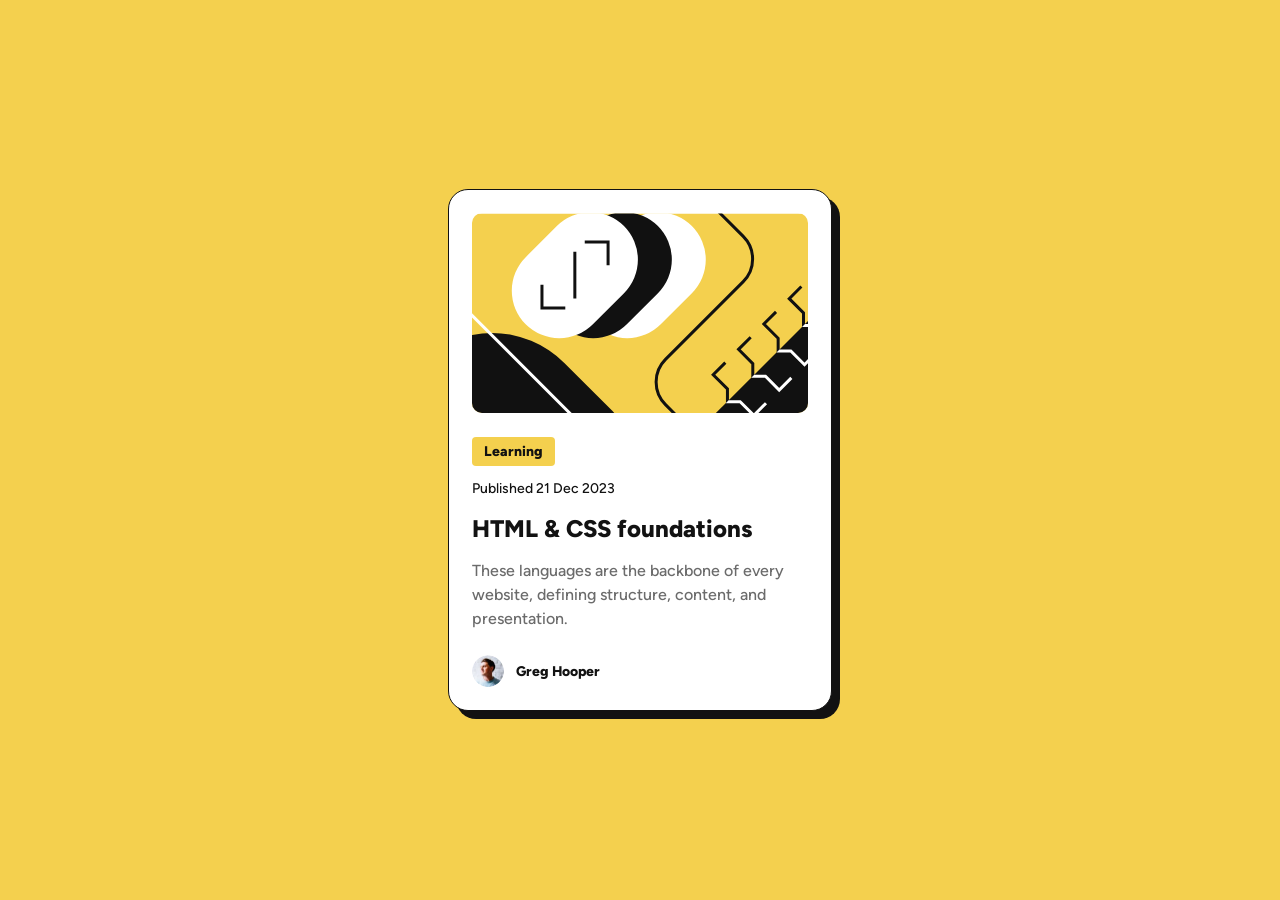
<file: frontend-mentor/blog-preview/index.html>
<!DOCTYPE html>
<html lang="en">
<head>
  <meta charset="UTF-8">
  <meta name="viewport" content="width=device-width, initial-scale=1.0">
  <title>Frontend Mentor | Blog preview card</title>
  <link rel="icon" type="image/png" sizes="32x32" href="./assets/images/favicon-32x32.png">
  <link rel="preload" href="./assets/fonts/static/Figtree-Medium.ttf" as="font" type="font/ttf" crossorigin>
  <link rel="preload" href="./assets/fonts/static/Figtree-ExtraBold.ttf" as="font" type="font/ttf" crossorigin>
  <link rel="stylesheet" href="./css/style.css">
</head>
<body>
  <main class="card">
    <img class="card__image" src="./assets/images/illustration-article.svg" alt="">
    <div class="card__content">
      <span class="card__category">Learning</span>
      <span class="card__date">Published <time datetime="2023-12-21">21 Dec 2023</time></span>
      <h1 class="card__title"><a class="card__link" href="#">HTML &amp; CSS foundations</a></h1>
      <p class="card__description">These languages are the backbone of every website, defining structure, content, and presentation.</p>
    </div>
    <div class="author">
      <img class="author__avatar" src="./assets/images/image-avatar.webp" alt="" width="64" height="65">
      <span class="author__name">Greg Hooper</span>
    </div>
  </main>
</body>
</html>
</file>
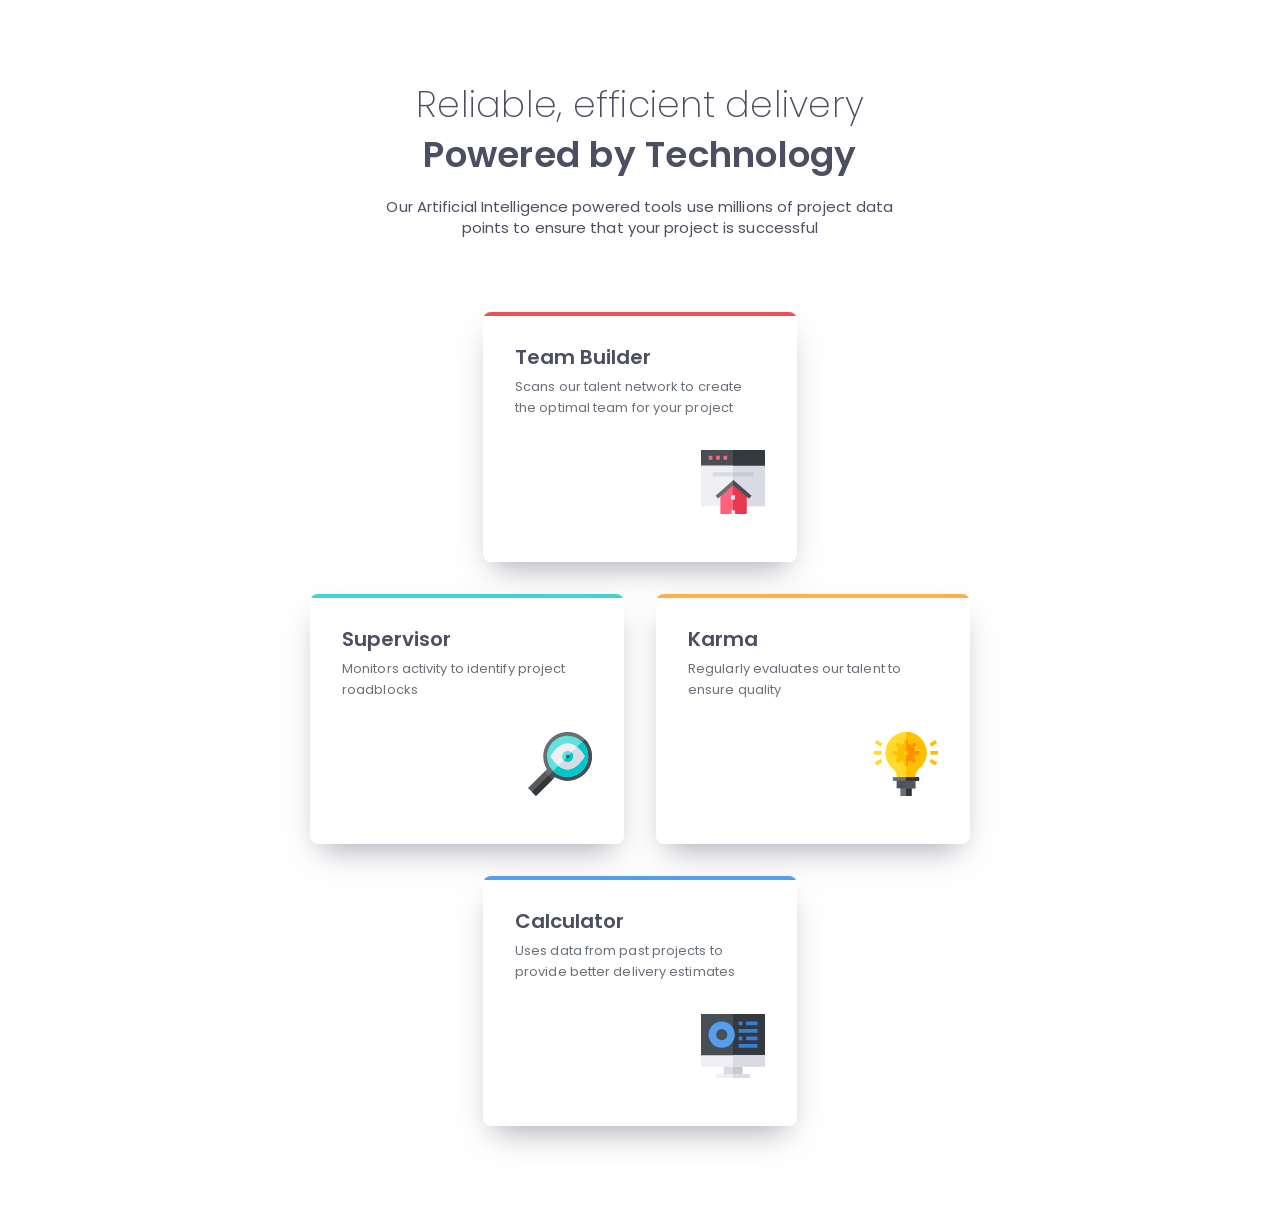
<file: frontend-mentor/feature-section/index.html>
<!doctype html>
<html lang="en">

<head>
  <meta charset="UTF-8" />
  <meta name="viewport" content="width=device-width, initial-scale=1.0" />
  <title>Frontend Mentor | Four card feature section</title>
  <link rel="icon" type="image/png" sizes="32x32" href="./images/favicon-32x32.png" />
  <link rel="preconnect" href="https://fonts.googleapis.com" />
  <link rel="preconnect" href="https://fonts.gstatic.com" crossorigin />
  <link
    href="https://fonts.googleapis.com/css2?family=Poppins:ital,wght@0,100;0,200;0,300;0,400;0,500;0,600;0,700;0,800;0,900;1,100;1,200;1,300;1,400;1,500;1,600;1,700;1,800;1,900&display=swap"
    rel="stylesheet" />
  <link rel="stylesheet" href="./css/style.css" />
</head>

<body>
  <main class="card">
    <section class="header">
      <h1 class="header__title">Reliable, efficient delivery <span class="header__important">Powered by Technology</span></h1>
      <p class="header__description">
        Our Artificial Intelligence powered tools use millions of project data points to ensure that your project is
        successful
      </p>
    </section>
    <ul class="card__list" role="list">
      <li class="card__item card__item--cyan">
        <div class="card__header">
          <h2 class="card__title">Supervisor</h2>
          <p class="card__description">Monitors activity to identify project roadblocks</p>
        </div>
        <img src="./images/icon-supervisor.svg" alt="" class="card__icon" />
      </li>
      <li class="card__item card__item--red">
        <div class="card__header">
          <h2 class="card__title">Team Builder</h2>
          <p class="card__description">Scans our talent network to create the optimal team for your project</p>
        </div>
        <img src="./images/icon-team-builder.svg" alt="" class="card__icon" />
      </li>
      <li class="card__item card__item--orange">
        <div class="card__header">
          <h2 class="card__title">Karma</h2>
          <p class="card__description">Regularly evaluates our talent to ensure quality</p>
        </div>
        <img src="./images/icon-karma.svg" alt="" class="card__icon" />
      </li>
      <li class="card__item card__item--blue">
        <div class="card__header">
          <h2 class="card__title">Calculator</h2>
          <p class="card__description">Uses data from past projects to provide better delivery estimates</p>
        </div>
        <img src="./images/icon-calculator.svg" alt="" class="card__icon" />
      </li>
    </ul>
  </main>
</body>

</html>
</file>
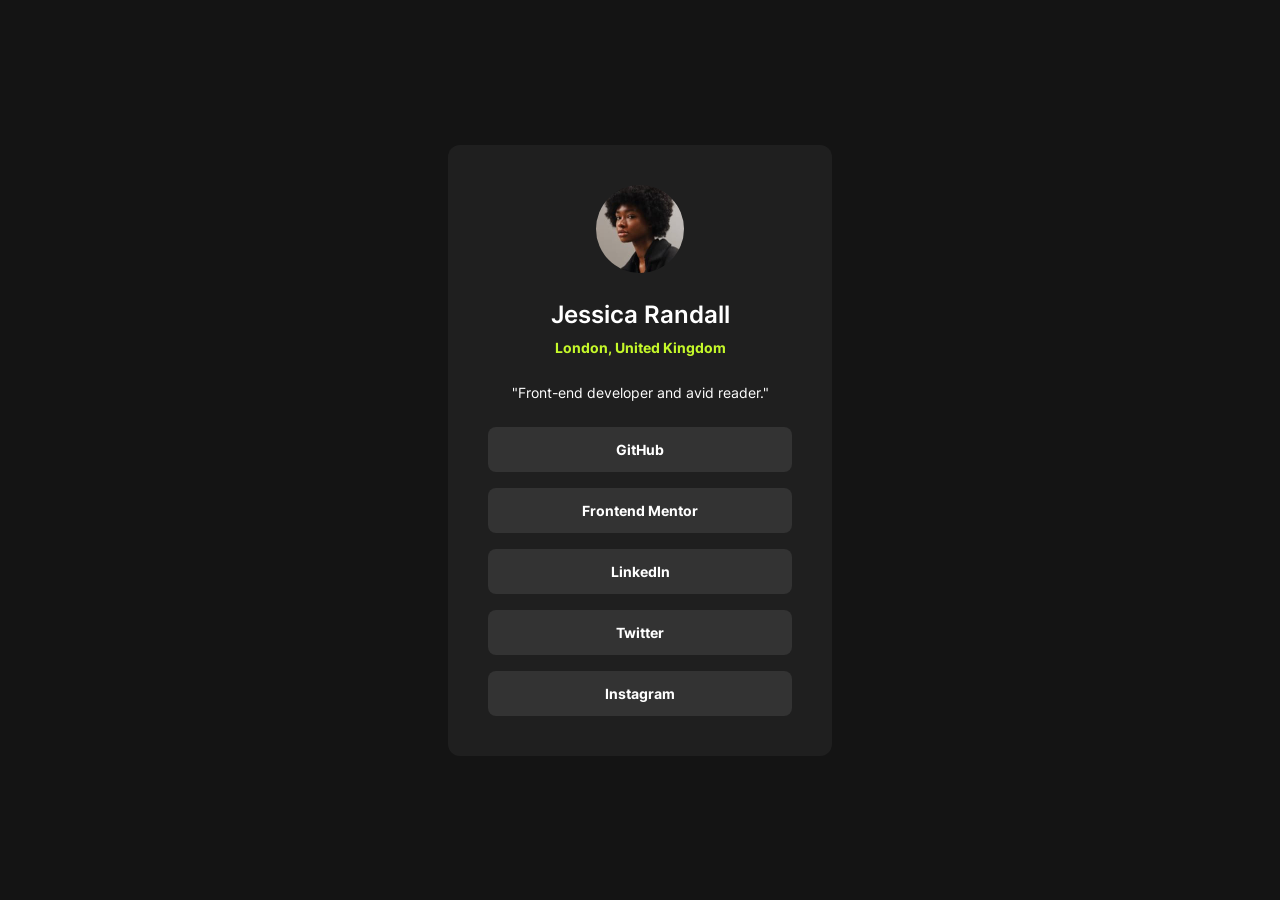
<file: frontend-mentor/links-profile/index.html>
<!DOCTYPE html>
<html lang="en">
<head>
  <meta charset="UTF-8">
  <meta name="viewport" content="width=device-width, initial-scale=1.0">
  <title>Frontend Mentor | Social links profile</title>
  <link rel="icon" type="image/png" sizes="32x32" href="./assets/images/favicon-32x32.png">
  <link rel="preload" href="./assets/fonts/static/Inter-Regular.ttf" as="font" type="font/ttf" crossorigin>
  <link rel="preload" href="./assets/fonts/static/Inter-SemiBold.ttf" as="font" type="font/ttf" crossorigin>
  <link rel="preload" href="./assets/fonts/static/Inter-Bold.ttf" as="font" type="font/ttf" crossorigin>
  <link rel="stylesheet" href="./css/style.css">
</head>
<body>
  <main class="card">
    <img class="card__image" src="./assets/images/avatar-jessica.jpeg" width="176" height="176" alt="">
    <div class="card__info">
      <h1 class="card__name">Jessica Randall</h1>
      <span class="card__location">London, United Kingdom</span>
    </div>
    <p class="card__bio">"Front-end developer and avid reader."</p>
    <ul class="card__list" role="list">
      <li class="card__item"><a class="card__link" href="#">GitHub</a></li>
      <li class="card__item"><a class="card__link" href="#">Frontend Mentor</a></li>
      <li class="card__item"><a class="card__link" href="#">LinkedIn</a></li>
      <li class="card__item"><a class="card__link" href="#">Twitter</a></li>
      <li class="card__item"><a class="card__link" href="#">Instagram</a></li>
    </ul>
  </main>
</body>
</html>
</file>
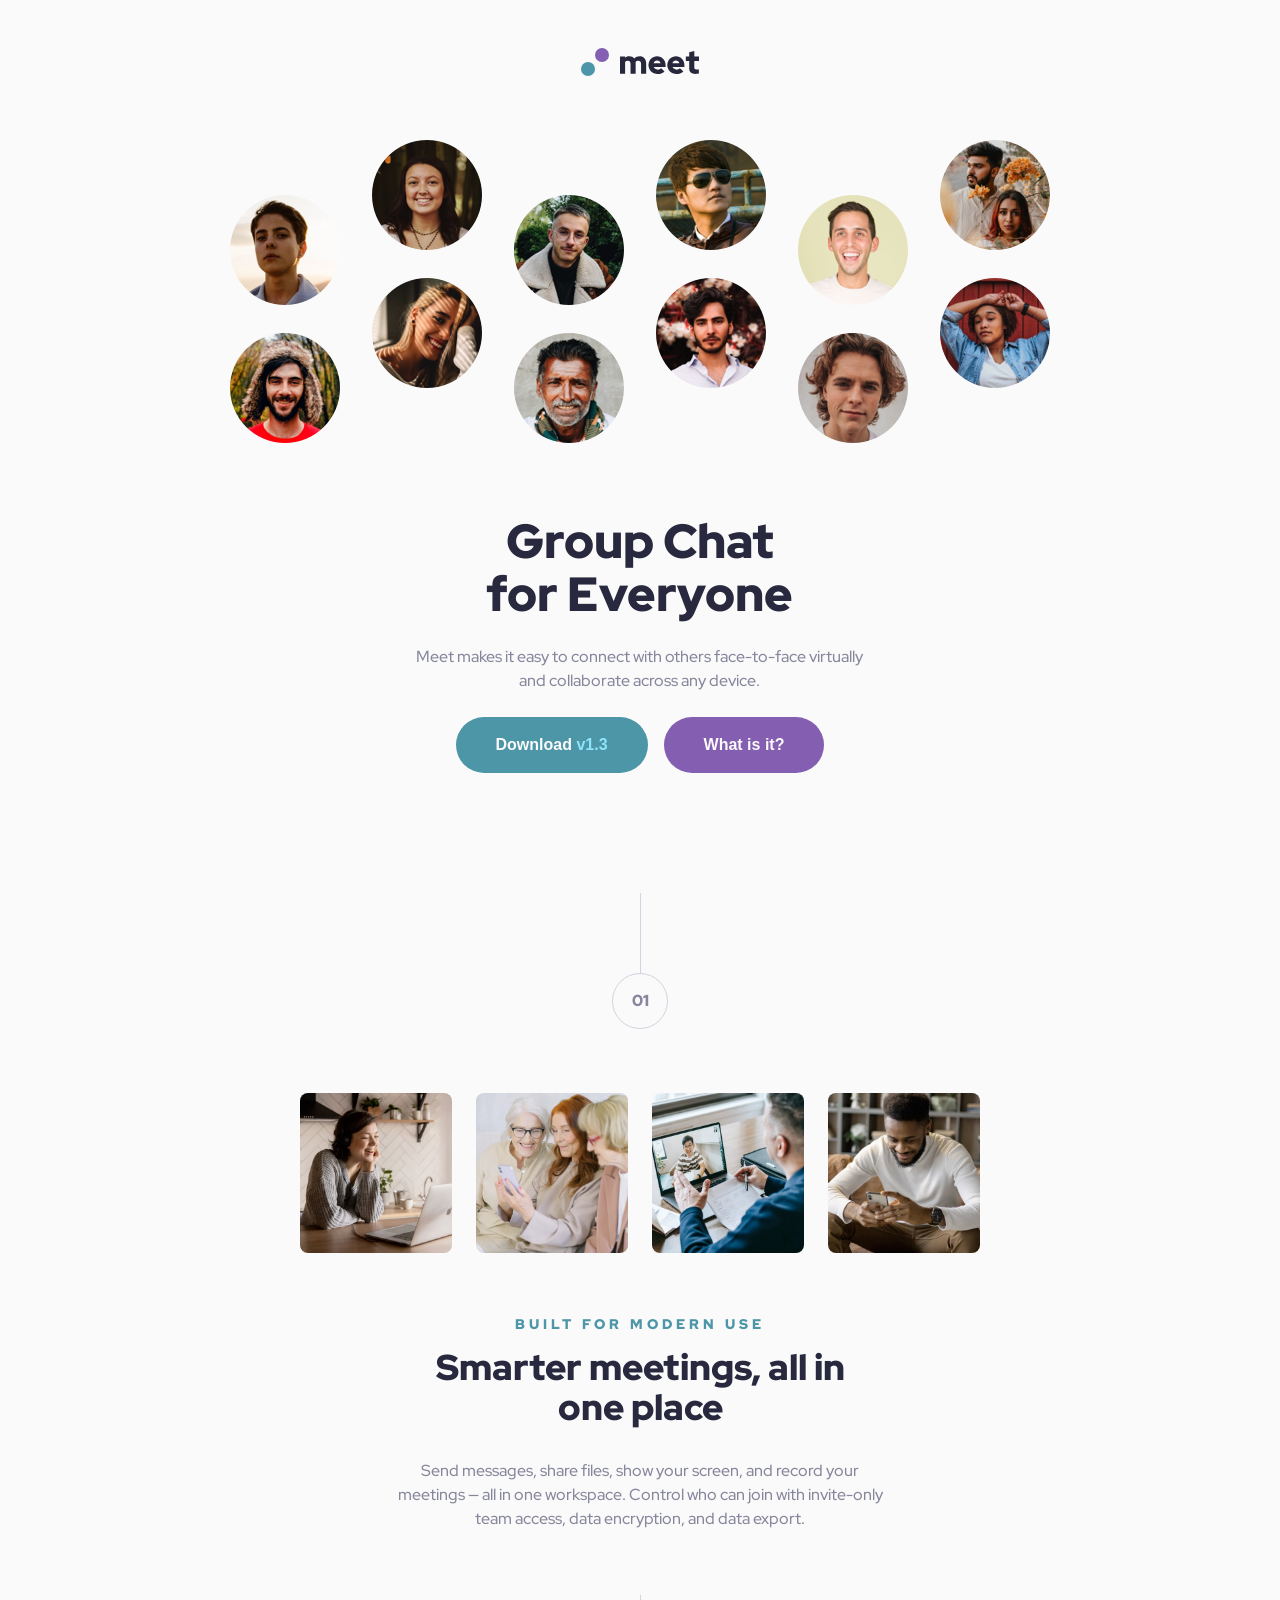
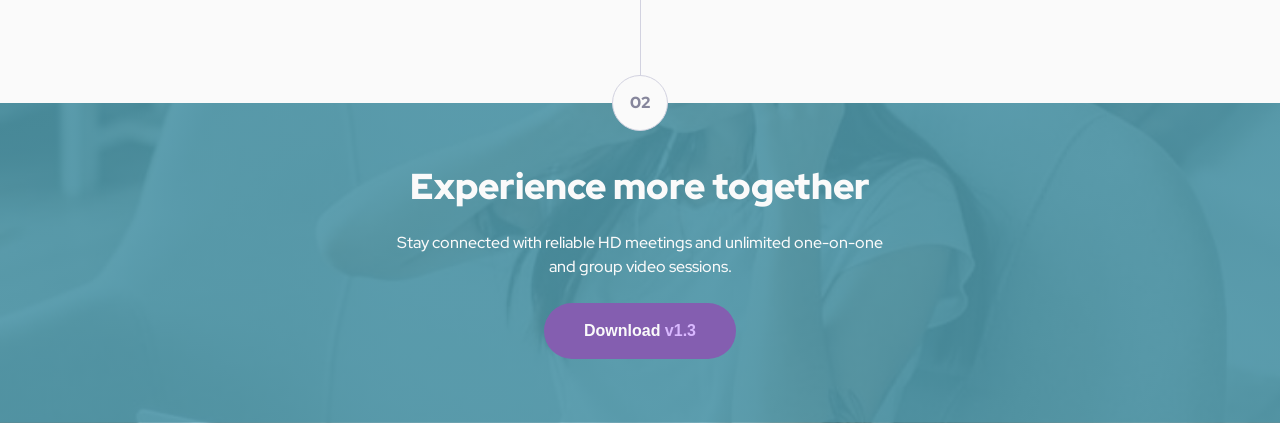
<file: frontend-mentor/meet-landing/index.html>
<!DOCTYPE html>
<html lang="en">
<head>
  <meta charset="UTF-8">
  <meta name="viewport" content="width=device-width, initial-scale=1.0">
  <link rel="stylesheet" href="css/style.css">
  <link rel="icon" type="image/png" sizes="32x32" href="./assets/favicon-32x32.png">
  <link rel="preconnect" href="https://fonts.googleapis.com">
  <link rel="preconnect" href="https://fonts.gstatic.com" crossorigin>
  <link href="https://fonts.googleapis.com/css2?family=Red+Hat+Display:ital,wght@0,300..900;1,300..900&display=swap" rel="stylesheet">
  <title>Frontend Mentor | Meet landing page</title>
</head>
<body>
  <header class="header">
  <nav class="nav">
    <img class="nav__logo" src="assets/logo.svg" alt="Meet logo" width="119" height="28">
  </nav>
    <section class="hero">
      <div class="hero__images">
        <picture class="hero__picture">
          <source media="(min-width: 768px) and (max-width: 1439px)" srcset="assets/tablet/image-hero.png" width="820" height="303">
          <img class="hero__image-left" src="assets/desktop/image-hero-left.png" alt="" width="394" height="303">
        </picture>  
        <img class="hero__image-right" src="assets/desktop/image-hero-right.png" alt="" width="394" height="303">
      </div>
      <div class="hero__content">
        <h1 class="title title--lg">Group Chat<br>for Everyone</h1>
        <p class="description">Meet makes it easy to connect with others face-to-face virtually and collaborate across any device.</p>
        <div class="hero__btn">
          <button class="btn btn--blue" type="button">Download<span class="label label--blue"> v1.3</span></button>
          <button class="btn btn--purple" type="button">What is it?</button>
        </div>
      </div>
    </section>
  </header>
  <main class="main">
    <section class="section-top">
      <div class="marker">
        <div class="marker__line"></div>
        <div class="marker__number">01</div>
      </div>
      <div class="collage">
        <img class="collage__image" src="assets/desktop/image-woman-in-videocall.jpg" alt="" width="510" height="484">
        <img class="collage__image" src="assets/desktop/image-women-videochatting.jpg" alt="" width="510" height="484">
        <img class="collage__image" src="assets/desktop/image-men-in-meeting.jpg" alt="" width="510" height="484">
        <img class="collage__image" src="assets/desktop/image-man-texting.jpg" alt="" width="510" height="484">
      </div>
      <div class="content">
        <div class="content__head">
          <span class="content__subtitle">Built for modern use</span>
          <h2 class="title">Smarter meetings, all in one place</h2>
        </div>
        <p class="description">Send messages, share files, show your screen, and record your meetings — all in one workspace. Control who can join with invite-only team access, data encryption, and data export.</p>
      </div>
    </section>
    <section class="section-bottom">
      <div class="marker marker--bottom">
        <div class="marker__line"></div>
        <div class="marker__number">02</div>
      </div>
      <div class="info">
        <div class="content content--gap-sm">
          <h2 class="title title--bottom">Experience more together</h2>
          <p class="description description--bottom">Stay connected with reliable HD meetings and unlimited one-on-one and group video sessions.</p>
          <button class="btn btn--purple" type="button">Download<span class="label label--purple"> v1.3</span></button>
        </div>
      </div>
    </section>
  </main>
</body>
</html>
</file>
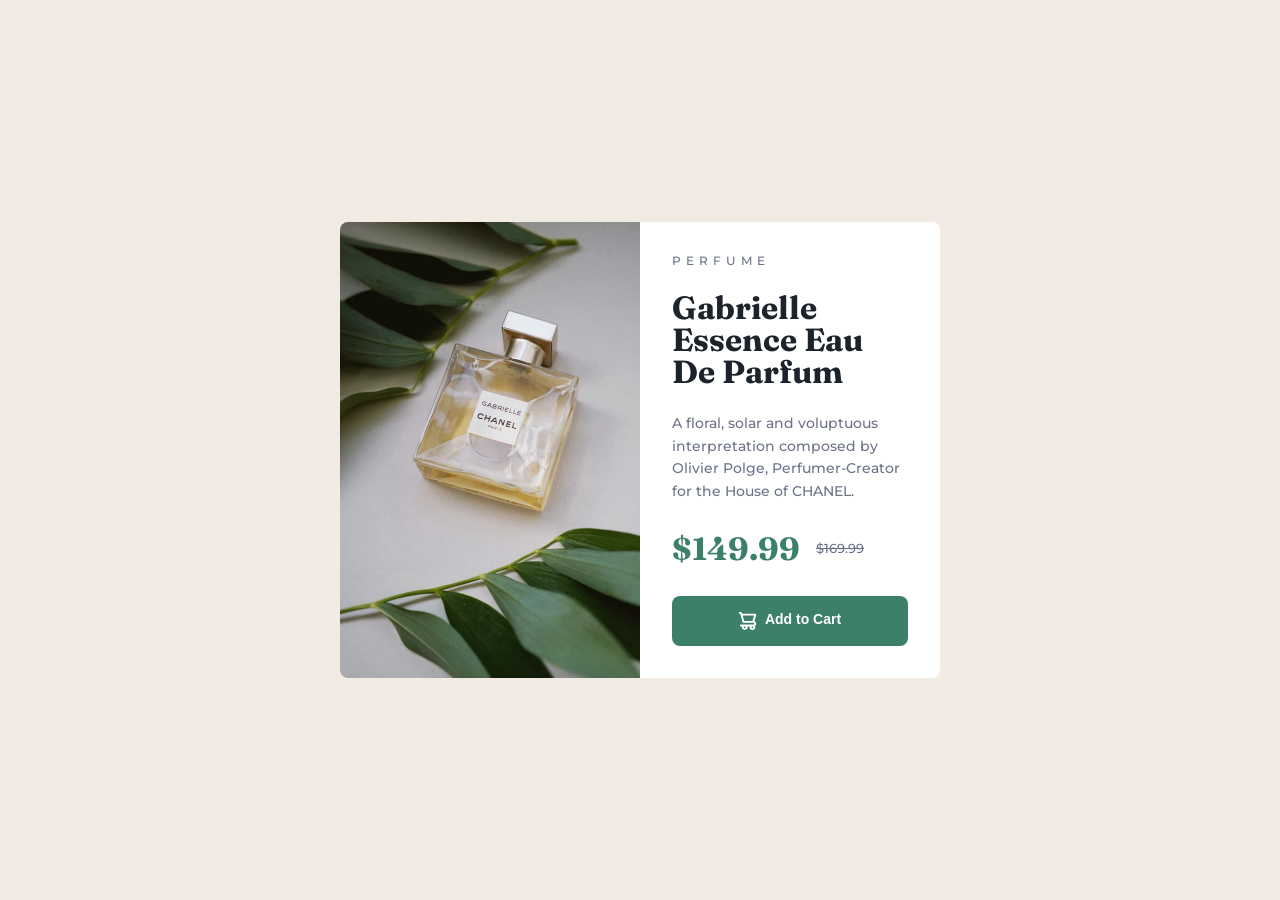
<file: frontend-mentor/preview-card/index.html>
<!doctype html>
<html lang="en">

<head>
  <meta charset="UTF-8" />
  <meta name="viewport" content="width=device-width, initial-scale=1.0" />
  <title>Frontend Mentor | Product preview card component</title>
  <link rel="icon" type="image/png" sizes="32x32" href="./images/favicon-32x32.png" />
  <link rel="preconnect" href="https://fonts.googleapis.com" />
  <link rel="preconnect" href="https://fonts.gstatic.com" crossorigin />
  <link
    href="https://fonts.googleapis.com/css2?family=Fraunces:ital,opsz,wght@0,9..144,100..900;1,9..144,100..900&family=Montserrat:ital,wght@0,100..900;1,100..900&display=swap"
    rel="stylesheet" />
  <link rel="stylesheet" href="./css/style.css" />
</head>

<body>
  <main class="card">
    <picture class="card__picture">
      <source media="(min-width: 768px)" srcset="./images/image-product-desktop.jpg" width="600" height="900" />

      <img src="./images/image-product-mobile.jpg"
        alt="A square clear glass bottle of Gabrielle Chanel perfume filled with golden liquid, lying on a light grey background."
        class="card__image" width="700" height="684" />
    </picture>
    <div class="card__content">
      <div class="card__info">
        <span class="card__subtitle">Perfume</span>
        <h1 class="card__title">Gabrielle Essence Eau De Parfum</h1>
        <p class="card__description">
          A floral, solar and voluptuous interpretation composed by Olivier Polge, Perfumer-Creator for the House of
          CHANEL.
        </p>
      </div>
      <div class="card__price">
        <span class="card__price-new"><span class="visually-hidden">Current price </span>$149.99</span>
        <del class="card__price-old"><span class="visually-hidden">Original price </span>$169.99</del>
      </div>
      <button class="card__btn" type="button">
        <img src="./images/icon-cart.svg" alt="" class="card__btn-icon" />Add to Cart
      </button>
    </div>
  </main>
</body>

</html>
</file>
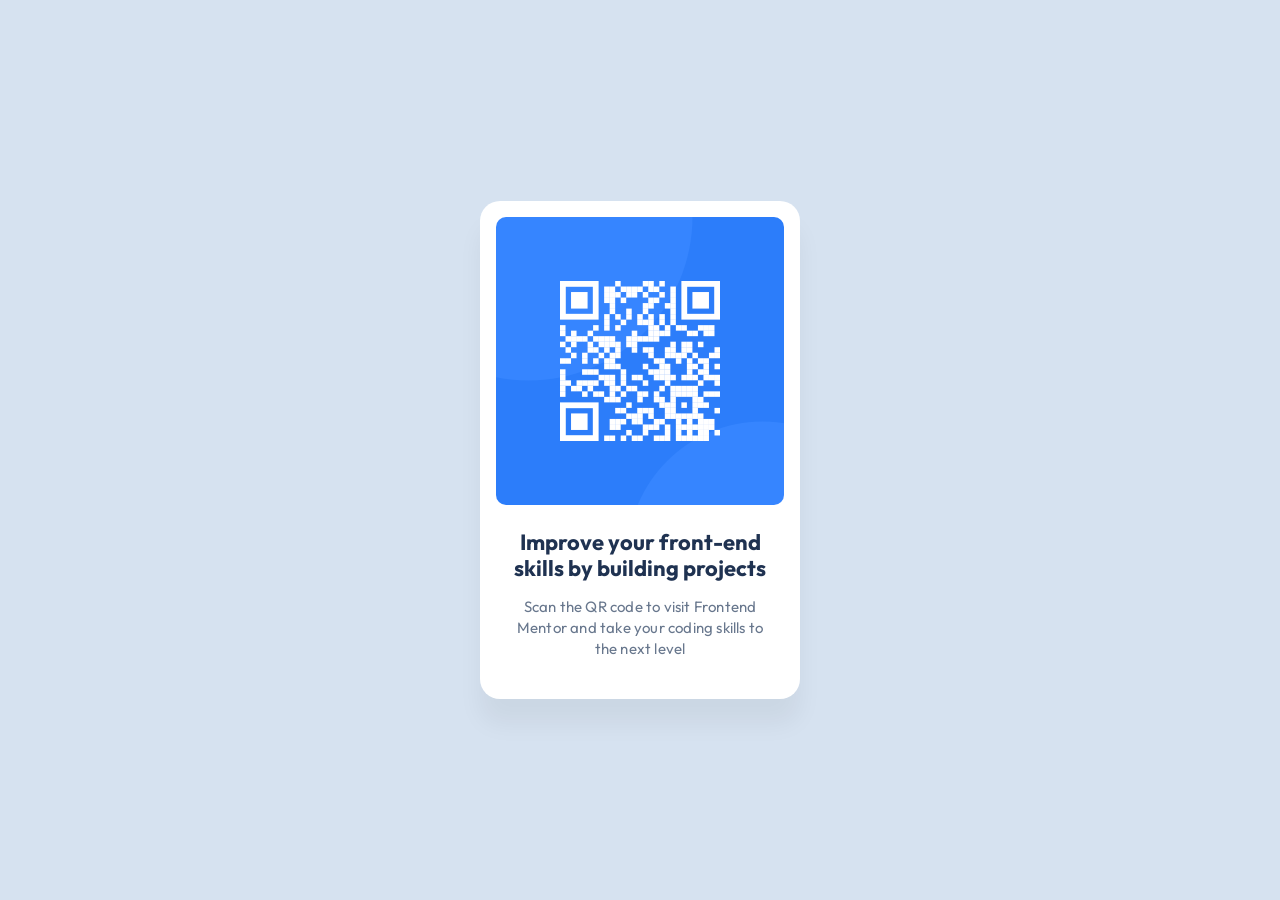
<file: frontend-mentor/qr-code/index.html>
<!DOCTYPE html>
<html lang="en">
<head>
  <meta charset="UTF-8">
  <meta name="viewport" content="width=device-width, initial-scale=1.0">
  <link rel="icon" type="image/png" sizes="32x32" href="./images/favicon-32x32.png">
  <title>Frontend Mentor | QR code component</title>
  <link rel="preconnect" href="https://fonts.googleapis.com">
  <link rel="preconnect" href="https://fonts.gstatic.com" crossorigin>
  <link href="https://fonts.googleapis.com/css2?family=Outfit:wght@100..900&display=swap" rel="stylesheet">
  <link rel="stylesheet" href="./css/style.css">
</head>
<body>
  <main class="card">
    <img class="card__image" src="./images/image-qr-code.png" alt="QR code linking to the Frontend Mentor website" width="576" height="576">
    <div class="card__text">
      <h1 class="card__title">Improve your front-end skills by building projects</h1>
      <p class="card__description">Scan the QR code to visit Frontend Mentor and take your coding skills to the next level</p>
    </div>
  </main>
</body>
</html>
</file>
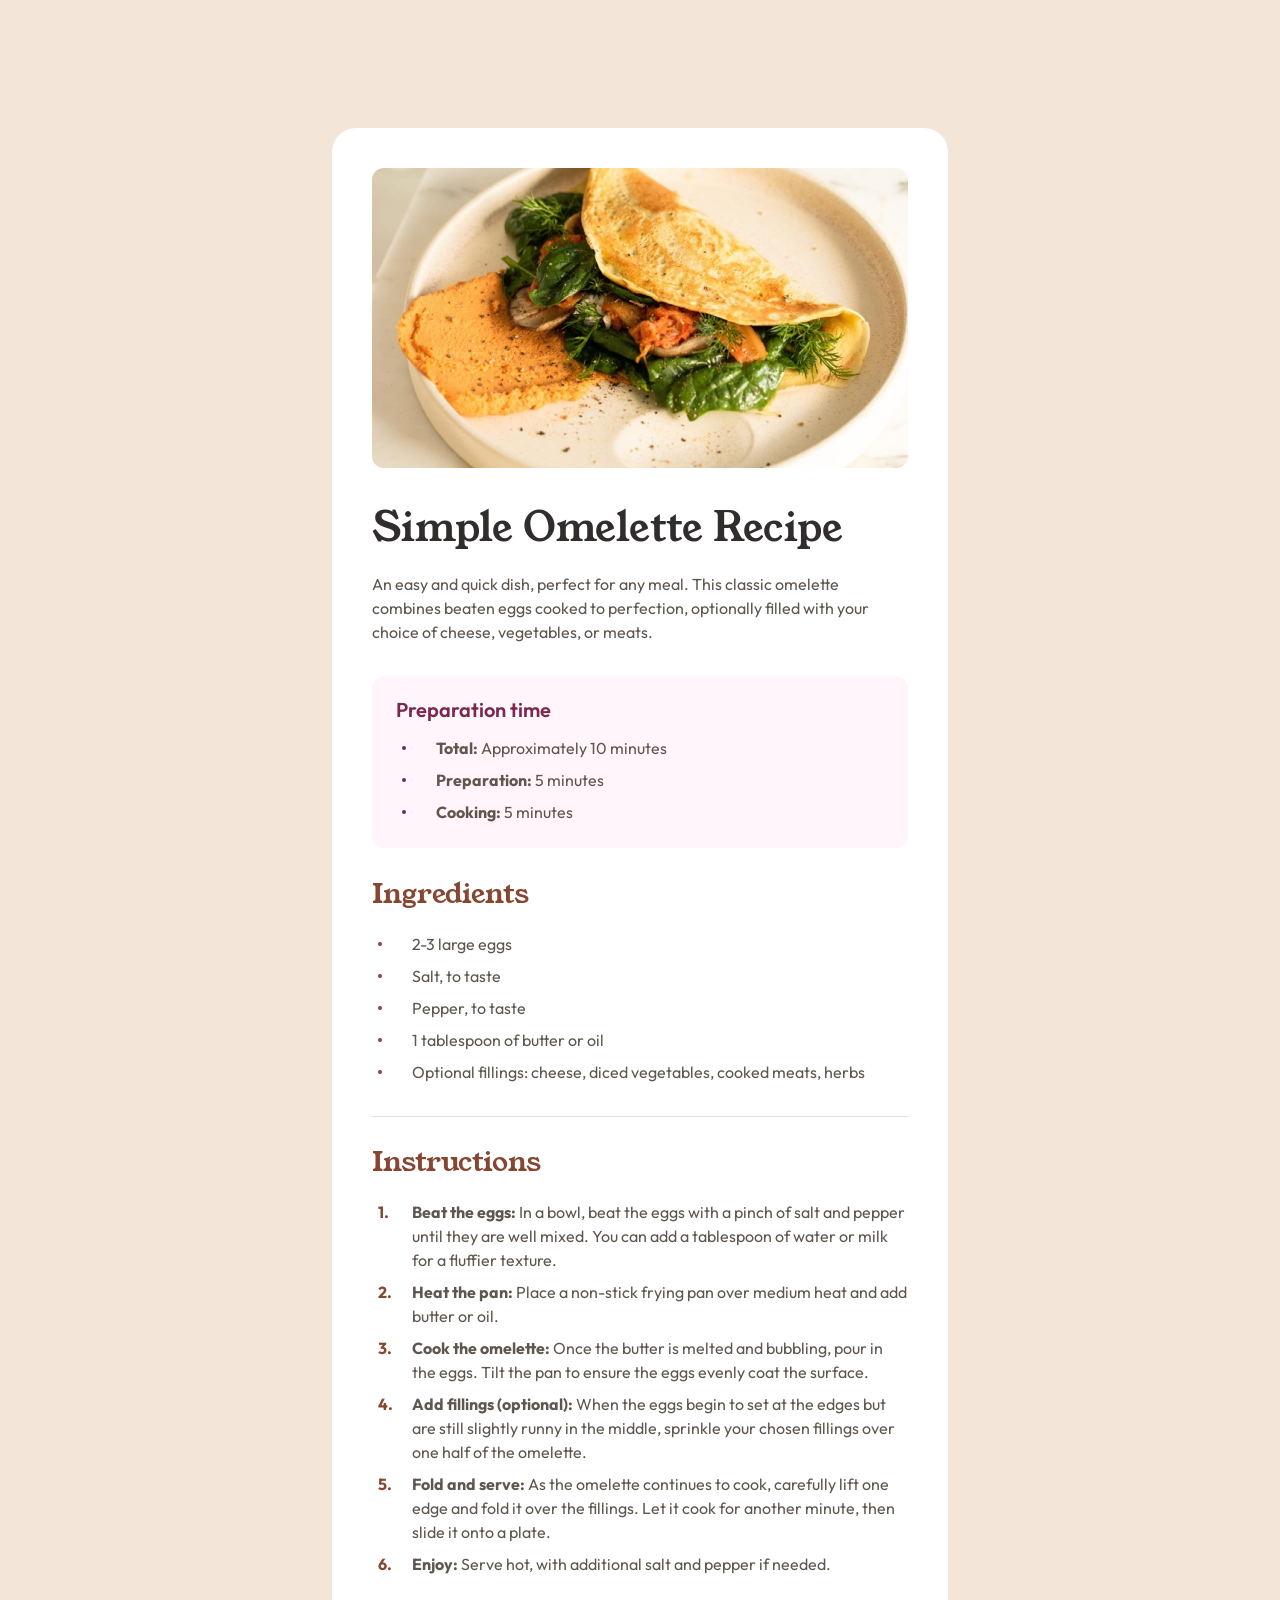
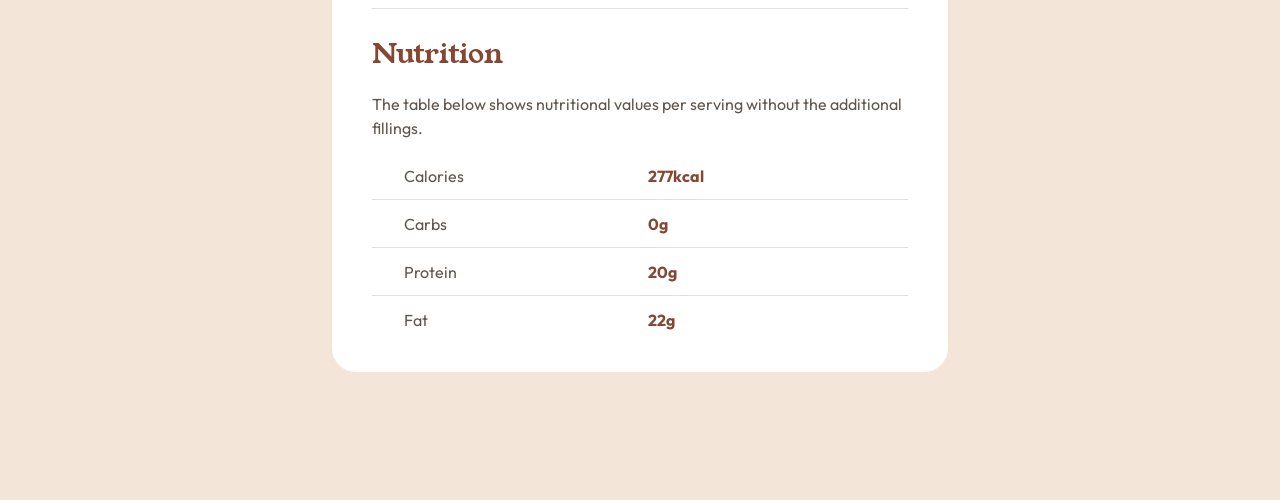
<file: frontend-mentor/recipe-page/index.html>
<!doctype html>
<html lang="en">

<head>
  <meta charset="UTF-8" />
  <meta name="viewport" content="width=device-width, initial-scale=1.0" />
  <title>Frontend Mentor | Recipe page</title>
  <link rel="icon" type="image/png" sizes="32x32" href="./assets/images/favicon-32x32.png" />
  <link rel="preload" href="./assets/fonts/outfit/Outfit-VariableFont_wght.ttf" as="font" type="font/ttf" crossorigin />
  <link rel="preload" href="./assets/fonts/young-serif/YoungSerif-Regular.ttf" as="font" type="font/ttf" crossorigin />
  <link rel="stylesheet" href="./css/style.css" />
</head>

<body>
  <main class="recipe">
    <img class="recipe__image" src="./assets/images/image-omelette.jpeg"
      alt="A golden-brown folded omelette on a white plate" width="1312" height="600" />
    <div class="recipe__content">
      <section class="recipe__header">
        <h1 class="recipe__title recipe__title--main">Simple Omelette Recipe</h1>
        <p class="recipe__description">
          An easy and quick dish, perfect for any meal. This classic omelette combines beaten eggs cooked to perfection,
          optionally filled with your choice of cheese, vegetables, or meats.
        </p>
      </section>
      <section class="preparation">
        <h2 class="preparation__title">Preparation time</h2>
        <ul class="recipe__list recipe__list--accent" role="list">
          <li class="recipe__item"><span class="recipe__label">Total:</span> Approximately 10 minutes</li>
          <li class="recipe__item"><span class="recipe__label">Preparation:</span> 5 minutes</li>
          <li class="recipe__item"><span class="recipe__label">Cooking:</span> 5 minutes</li>
        </ul>
      </section>
      <section class="recipe__section">
        <h2 class="recipe__title">Ingredients</h2>
        <ul class="recipe__list" role="list">
          <li class="recipe__item">2-3 large eggs</li>
          <li class="recipe__item">Salt, to taste</li>
          <li class="recipe__item">Pepper, to taste</li>
          <li class="recipe__item">1 tablespoon of butter or oil</li>
          <li class="recipe__item">Optional fillings: cheese, diced vegetables, cooked meats, herbs</li>
        </ul>
      </section>
      <hr class="recipe__divider" />
      <section class="recipe__section">
        <h2 class="recipe__title">Instructions</h2>
        <ol class="recipe__list" role="list">
          <li class="recipe__item">
            <span class="recipe__label">Beat the eggs:</span> In a bowl, beat the eggs with a pinch of salt and pepper
            until they are well mixed. You can add a tablespoon of water or milk for a fluffier texture.
          </li>
          <li class="recipe__item">
            <span class="recipe__label">Heat the pan:</span> Place a non-stick frying pan over medium heat and add
            butter
            or oil.
          </li>
          <li class="recipe__item">
            <span class="recipe__label"> Cook the omelette: </span> Once the butter is melted and bubbling, pour in the
            eggs. Tilt the pan to ensure the eggs evenly coat the surface.
          </li>
          <li class="recipe__item">
            <span class="recipe__label">Add fillings (optional):</span> When the eggs begin to set at the edges but are
            still slightly runny in the middle, sprinkle your chosen fillings over one half of the omelette.
          </li>
          <li class="recipe__item">
            <span class="recipe__label">Fold and serve:</span> As the omelette continues to cook, carefully lift one
            edge
            and fold it over the fillings. Let it cook for another minute, then slide it onto a plate.
          </li>
          <li class="recipe__item">
            <span class="recipe__label">Enjoy:</span> Serve hot, with additional salt and pepper if needed.
          </li>
        </ol>
      </section>
      <hr class="recipe__divider" />
      <section class="recipe__section">
        <h2 class="recipe__title">Nutrition</h2>
        <table class="nutrition-table">
          <caption class="nutrition-table__caption">
            The table below shows nutritional values per serving without the additional fillings.
          </caption>
          <tbody>
            <tr class="nutrition-table__row">
              <th scope="row" class="nutrition-table__name">Calories</th>
              <td class="nutrition-table__value">277kcal</td>
            </tr>
            <tr class="nutrition-table__row">
              <th scope="row" class="nutrition-table__name">Carbs</th>
              <td class="nutrition-table__value">0g</td>
            </tr>
            <tr class="nutrition-table__row">
              <th scope="row" class="nutrition-table__name">Protein</th>
              <td class="nutrition-table__value">20g</td>
            </tr>
            <tr class="nutrition-table__row">
              <th scope="row" class="nutrition-table__name">Fat</th>
              <td class="nutrition-table__value">22g</td>
            </tr>
          </tbody>
        </table>
      </section>
    </div>
  </main>
</body>

</html>
</file>
<file: frontend-mentor/blog-preview/css/style.css>
:root {
  --color-white: hsl(0, 0%, 100%);
  --color-yellow: hsl(47, 88%, 63%);
  --color-gray-500: hsl(0, 0%, 42%);
  --color-gray-950: hsl(0, 0%, 7%);
}

@font-face {
  font-family: 'Figtree';
  src: url('../assets/fonts/static/Figtree-Medium.ttf') format('truetype');
  font-weight: 500;
  font-display: swap;
  font-style: normal;
}

@font-face {
  font-family: 'Figtree';
  src: url('../assets/fonts/static/Figtree-ExtraBold.ttf') format('truetype');
  font-weight: 800;
  font-display: swap;
  font-style: normal;
}

* {
  padding: 0;
  margin: 0;
  box-sizing: border-box;
}

html {
  font-size: 62.5%;
}

body {
  font-family: 'Figtree', sans-serif;
  display: flex;
  min-height: 100dvh;
  justify-content: center;
  align-items: center;
  padding: 2.4rem;
  background-color: var(--color-yellow);
  color: var(--color-gray-950);
}

.card {
  display: flex;
  flex-direction: column;
  max-width: 38.4rem;
  width: 100%;
  padding: 2.3rem;
  gap: 2.4rem;
  background-color: var(--color-white);
  border-radius: 2rem;
  border: 0.1rem solid var(--color-gray-950);
  box-shadow: 0.8rem 0.8rem 0 0 var(--color-gray-950);
}

.card__image {
  border-radius: 1rem;
  width: 100%;
  height: 20rem;
  object-fit: cover;
}

.card__content {
  display: flex;
  flex-direction: column;
  gap: 1.2rem;
}

.card__category {
  font-size: 1.4rem;
  font-weight: 800;
  line-height: 1.5;
  padding: 0.4rem 1.2rem;
  width: fit-content;
  background-color: var(--color-yellow);
  border-radius: 0.4rem;
}

.card__date {
  font-size: 1.4rem;
  font-weight: 500;
  line-height: 1.5;
}

.card__title {
  font-size: 2.4rem;
  font-weight: 800;
  line-height: 1.5;
}

.card__link {
  text-decoration: none;
  color: var(--color-gray-950);
  transition: color 0.3s ease;
}

.card__link:hover,
.card__link:focus-visible {
  color: var(--color-yellow);
}

.card__description {
  font-size: 1.6rem;
  font-weight: 500;
  line-height: 1.5;
  color: var(--color-gray-500);
}

.author {
  display: flex;
  gap: 1.2rem;
  align-items: center;
}

.author__avatar {
  width: 3.2rem;
  height: 3.2rem;
  border-radius: 50%;
  object-fit: cover;
}

.author__name {
  font-size: 1.4rem;
  font-weight: 800;
  line-height: 1.5;
}

@media (max-width: 375px) {
  .card__category {
    font-size: 1.2rem;
  }

  .card__date {
    font-size: 1.2rem;
  }

  .card__title {
    font-size: 2rem;
  }

  .card__description {
    font-size: 1.4rem;
  }
}
</file>
<file: frontend-mentor/feature-section/css/style.css>
:root {
  --color-white: hsl(0, 0%, 100%);
  --color-grey-400: hsl(212, 6%, 44%);
  --color-grey-500: hsl(234, 12%, 34%);
  --color-grey-shadow: hsl(234, 12%, 34%, 0.5);
  --color-red: hsl(0, 78%, 62%);
  --color-cyan: hsl(180, 62%, 55%);
  --color-orange: hsl(34, 97%, 64%);
  --color-blue: hsl(212, 86%, 64%);
}

* {
  margin: 0;
  padding: 0;
  box-sizing: border-box;
}

html {
  font-size: 62.5%;
}

body {
  display: flex;
  min-height: 100dvh;
  justify-content: center;
  align-items: center;
  padding: 5rem 1rem;
  font-family: 'Poppins', sans-serif;
  color: var(--color-grey-500);
  background-color: var(--color-white);
}

.card {
  display: flex;
  flex-direction: column;
  align-items: center;
  gap: 6rem;
}

.header {
  display: flex;
  flex-direction: column;
  text-align: center;
  gap: 1.7rem;
  max-width: 31.6rem;
}

.header__title {
  font-size: 2.4rem;
  font-weight: 200;
  line-height: 1.4;
  letter-spacing: 0.025rem;
}

.header__important {
  display: block;
  font-weight: 600;
}

.header__description {
  font-size: 1.5rem;
  line-height: 1.4;
  letter-spacing: 0.01rem;
}

.card__list {
  display: flex;
  flex-direction: column;
  gap: 3.2rem;
  list-style: none;
}

.card__item {
  display: flex;
  flex-direction: column;
  position: relative;
  overflow: hidden;
  min-height: 25rem;
  padding: 3.2rem;
  gap: 3.2rem;
  border-radius: 0.8rem;
  box-shadow: 0 1.5rem 3rem -1.1rem var(--color-grey-shadow);
}

.card__item::before {
  position: absolute;
  content: '';
  width: 100%;
  height: 0.4rem;
  top: 0;
  left: 0;
}

.card__item--cyan::before {
  background-color: var(--color-cyan);
}

.card__item--red::before {
  background-color: var(--color-red);
}

.card__item--orange::before {
  background-color: var(--color-orange);
}

.card__item--blue::before {
  background-color: var(--color-blue);
}

.card__header {
  display: flex;
  flex-direction: column;
  max-width: 25rem;
  gap: 0.6rem;
}

.card__title {
  font-size: 2rem;
  font-weight: 600;
  line-height: 1.35;
}

.card__description {
  font-size: 1.3rem;
  line-height: 1.6;
  letter-spacing: 0.009rem;
  color: var(--color-grey-400);
}

.card__icon {
  width: 6.4rem;
  height: 6.4rem;
  align-self: flex-end;
}

@media (min-width: 768px) {
  body {
    padding: 8rem 5.4rem;
  }

  .card {
    gap: 7.4rem;
  }

  .header {
    max-width: 54rem;
    gap: 1.5rem;
  }

  .header__title {
    font-size: 3.6rem;
  }

  .card__list {
    display: grid;
    grid-template-columns: 1fr 1fr;
    grid-template-areas:
      'team-builder team-builder'
      'supervisor karma'
      'calculator calculator';
  }

  .card__item--cyan {
    grid-area: supervisor;
  }

  .card__item--red {
    grid-area: team-builder;
    justify-self: center;
  }

  .card__item--orange {
    grid-area: karma;
  }

  .card__item--blue {
    grid-area: calculator;
    justify-self: center;
  }
}

@media (min-width: 1440px) {
  .card__list {
    grid-template-columns: 1fr 1fr 1fr;
    grid-template-areas:
      'supervisor team-builder calculator'
      'supervisor karma calculator';
  }

  .card__header {
    max-width: 28.6rem;
  }

  .card__item--blue,
  .card__item--cyan {
    align-self: center;
  }
}
</file>
<file: frontend-mentor/links-profile/css/style.css>
:root {
  --color-white: hsl(0, 0%, 100%);
  --color-green: hsl(75, 94%, 57%);
  --color-grey-700: hsl(0, 0%, 20%);
  --color-grey-800: hsl(0, 0%, 12%);
  --color-grey-900: hsl(0, 0%, 8%);
}

@font-face {
  font-family: 'Inter';
  src: url('../assets/fonts/static/Inter-Regular.ttf') format('truetype');
  font-weight: 400;
  font-display: swap;
  font-style: normal;
}

@font-face {
  font-family: 'Inter';
  src: url('../assets/fonts/static/Inter-SemiBold.ttf') format('truetype');
  font-weight: 600;
  font-display: swap;
  font-style: normal;
}

@font-face {
  font-family: 'Inter';
  src: url('../assets/fonts/static/Inter-Bold.ttf') format('truetype');
  font-weight: 700;
  font-display: swap;
  font-style: normal;
}

* {
  padding: 0;
  margin: 0;
  box-sizing: border-box;
}

html {
  font-size: 62.5%;
}

body {
  font-family: 'Inter', sans-serif;
  display: flex;
  min-height: 100dvh;
  justify-content: center;
  align-items: center;
  padding: 2.4rem;
  background-color: var(--color-grey-900);
}

.card {
  display: flex;
  flex-direction: column;
  text-align: center;
  max-width: 32.7rem;
  width: 100%;
  padding: 2.4rem;
  gap: 2.4rem;
  border-radius: 1.2rem;
  color: var(--color-white);
  background-color: var(--color-grey-800);
}

.card__image {
  width: 8.8rem;
  height: 8.8rem;
  border-radius: 50%;
  align-self: center;
}

.card__info {
  display: flex;
  flex-direction: column;
  gap: 0.4rem;
}

.card__name {
  font-size: 2.4rem;
  font-weight: 600;
  line-height: 1.5;
}

.card__location {
  font-size: 1.4rem;
  font-weight: 700;
  line-height: 1.5;
  color: var(--color-green);
}

.card__bio {
  font-size: 1.4rem;
  font-weight: 400;
  line-height: 1.5;
}

.card__list {
  display: flex;
  flex-direction: column;
  gap: 1.6rem;
}

.card__item {
  list-style: none;
}

.card__link {
  display: block;
  text-decoration: none;
  padding: 1.2rem;
  border-radius: 0.8rem;
  font-size: 1.4rem;
  font-weight: 700;
  line-height: 1.5;
  color: var(--color-white);
  background-color: var(--color-grey-700);
  transition: color 0.3s ease, background-color 0.3s ease;
}

.card__link:hover,
.card__link:focus-visible {
  color: var(--color-grey-900);
  background-color: var(--color-green);
}

@media (min-width: 768px) {
  .card {
    max-width: 38.4rem;
    padding: 4rem;
  }
}
</file>
<file: frontend-mentor/meet-landing/css/style.css>
:root {
  --color-white: hsl(0, 0%, 98%);
  --color-navy: hsl(240, 21%, 20%);
  --color-grey-600: hsl(240, 10%, 57%);
  --color-grey-300: hsl(240, 18%, 85%);
  --color-blue-600: hsl(192, 37%, 48%);
  --overlay-blue: hsl(192, 37%, 48%, 0.9);
  --color-blue-400: hsl(192, 54%, 64%);
  --color-blue-300: hsl(192, 90%, 77%);
  --color-purple-600: hsl(268, 34%, 53%);
  --color-purple-400: hsl(268, 55%, 71%);
  --color-purple-300: hsl(268, 100%, 86%);
}

* {
  margin: 0;
  padding: 0;
  box-sizing: border-box;
}

html {
  font-size: 62.5%;
  overflow-x: hidden;
}

body {
  font-family: 'Red Hat Display', sans-serif;
  background-color: var(--color-white);
  overflow-x: hidden;
}

.nav {
  display: flex;
  padding: 4.8rem 8rem 0 8rem;
  justify-content: center;
}

.hero {
  display: flex;
  flex-direction: column;
  padding: 6.4rem 3.2rem 3.2rem 3.2rem;
  gap: 4.8rem;
  align-items: center;
}

.hero__images {
  display: flex;
  gap: 1.7rem;
  justify-content: center;
  align-items: center;
}

.hero__image-left,
.hero__image-right {
  width: 20.805rem;
  height: auto;
  vertical-align: middle;
}

.hero__content {
  display: flex;
  flex-direction: column;
  text-align: center;
  gap: 2.4rem;
  max-width: 30.5rem;
  height: auto;
  width: 100%;
}

.title {
  font-size: 3.2rem;
  font-weight: 900;
  line-height: 1.1;
  color: var(--color-navy);
}

.title--lg {
  font-size: 4rem;
}

.description {
  font-size: 1.6rem;
  font-weight: 500;
  line-height: 1.5;
  color: var(--color-grey-600);
}

.title--bottom,
.description--bottom {
  color: var(--color-white);
}

.hero__btn {
  display: flex;
  flex-direction: column;
  gap: 1.6rem;
  align-items: center;
}

.btn {
  padding: 1.6rem 4rem;
  border-radius: 2.9rem;
  border: none;
  font-size: 1.6rem;
  font-weight: 900;
  line-height: 1.5;
  color: var(--color-white);
  transition: background-color 0.5s ease;
}

.btn--blue {
  background-color: var(--color-blue-600);
}

.btn--purple {
  background-color: var(--color-purple-600);
}

.label--blue {
  color: var(--color-blue-300);
}

.label--purple {
  color: var(--color-purple-300);
}

.btn--blue:hover, .btn--blue:focus-visible {
  background-color: var(--color-blue-400);
  cursor: pointer;
}

.btn--purple:hover, .btn--purple:focus-visible {
  background-color: var(--color-purple-400);
  cursor: pointer;
}

.section-top {
  display: flex;
  flex-direction: column;
  padding: 3.2rem 3.2rem 6.4rem 3.2rem;
  gap: 6.4rem;
}

.marker {
  display: flex;
  flex-direction: column;
  align-items: center;
}

.marker__line {
  width: 0.1rem;
  height: 8rem;
  background-color: var(--color-grey-300);
}

.marker__number {
  display: flex;
  width: 5.6rem;
  height: 5.6rem;
  border-radius: 50%;
  border: 1px solid var(--color-grey-300);
  justify-content: center;
  align-items: center;
  font-size: 1.6rem;
  font-weight: 900;
  line-height: 1.5;
  color: var(--color-grey-600);
  background-color: var(--color-white);
}

.collage {
  display: flex;
  justify-content: center;
  flex-wrap: wrap;
  gap: 1.6rem;
}

.collage__image {
  width: 14.75rem;
  height: 14.4rem;
  border-radius: 0.8rem;
  object-fit: cover;
}

.content {
  display: flex;
  flex-direction: column;
  gap: 3.2rem;
  text-align: center;
}

.content__head {
  display: flex;
  flex-direction: column;
  gap: 1.6rem;
}

.content__subtitle {
  text-transform: uppercase;
  font-size: 1.2rem;
  font-weight: 900;
  line-height: 1.1;
  letter-spacing: 0.4rem;
  color: var(--color-blue-600);
}

.marker--bottom {
  margin-bottom: -2.8rem;
}

.info {
  background-image: linear-gradient(var(--overlay-blue), var(--overlay-blue)), url("../assets/mobile/image-footer.jpg");
  background-size: cover;
  background-repeat: no-repeat;
  background-position: center;
  display: flex;
  flex-direction: column;
  padding: 6.4rem 3.2rem;
  text-align: center;
  align-items: center;
}

.content--gap-sm {
  gap: 2.4rem;
  align-items: center;
}

@media (min-width: 768px) {
  .hero {
    padding: 6.4rem 3.2rem;
    gap: 7.2rem;
  }

  .hero__image-right {
    display: none;
  }

  .hero__image-left {
    width: 82rem;
  }

  .hero__content {
    max-width: 44.83rem;
  }

  .title {
    font-size: 3.6rem;
  }

  .title--lg {
    font-size: 4.8rem;
  }

  .hero__btn {
    flex-direction: row;
    justify-content: center;
  }

  .section-top {
    padding: 5.6rem 0 6.4rem 0;
    align-items: center;
  }

  .collage {
    gap: 2.4rem;
  }

  .collage__image {
    width: 15.2rem;
    height: 16rem;
  }

  .content {
    max-width: 50.4rem;
    align-items: center;
  }

  .content__head {
    max-width: 44.5rem;
  }

  .content__subtitle {
    font-size: 1.4rem;
  }

  .info {
  background-image: linear-gradient(var(--overlay-blue), var(--overlay-blue)), url("../assets/tablet/image-footer.jpg");
  }
}

@media (min-width: 1440px) {
  .nav {
    padding: 8rem 8rem 0;
  }

  .hero__images {
    display: contents;
  }

  .hero {
    display: grid;
    grid-template-columns: 30.385rem 44.83rem 30.385rem;
    grid-template-areas: "section-left section-center section-right";
    padding: 6.4rem 8rem;
    justify-content: center;
    grid-template-rows: 36rem;
    gap: 3.2rem;
  }

  .hero__image-left {
    width: 39.4rem;
  }

  .hero__picture {
    grid-area: section-left;
    justify-self: end;
    align-self: start;
    margin-right: 9.585rem;
  }

  .hero__image-right {
    display: block;
    grid-area: section-right;
    width: 39.4rem;
    align-self: end;
    margin-left: 9.585rem;
  }

  .hero__content {
    grid-area: section-center;
    gap: 3.2rem;
    align-self: center;
  }

  .title {
    font-size: 4rem;
  }

  .title--lg {
    font-size: 6.4rem;
  }

  .description {
    font-size: 1.8rem;
  }

  .section-top {
    padding: 5.6rem 0 7.2rem;
  }

  .collage {
    gap: 3.2rem;
  }

  .collage__image {
    width: 25.6rem;
    height: 25.6rem;
  }

  .content {
    max-width: 54.4rem;
  }

  .content__head {
    max-width: 44.5rem;
  }

  .content__subtitle {
    font-size: 1.6rem;
  }

  .info {
    background-image: linear-gradient(var(--overlay-blue), var(--overlay-blue)), url("../assets/desktop/image-footer.jpg");
    height: 31.2rem;
    justify-content: center;
  }

  .content--gap-sm {
    flex-direction: row;
    gap: 6.4rem;
    align-items: center;
    text-align: left;
    max-width: none;
  }

  .title--bottom {
    max-width: 44.5rem;
  }

  .description--bottom {
    max-width: 35.5rem;
  }
}
</file>
<file: frontend-mentor/preview-card/css/style.css>
:root {
  --color-white: hsl(0, 0%, 100%);
  --color-black: hsl(212, 21%, 14%);
  --color-grey: hsl(228, 12%, 48%);
  --color-cream: hsl(30, 38%, 92%);
  --color-green-500: hsl(158, 36%, 37%);
  --color-green-700: hsl(158, 42%, 18%);
}

* {
  margin: 0;
  padding: 0;
  box-sizing: border-box;
}

html {
  font-size: 62.5%;
}

body {
  display: flex;
  min-height: 100dvh;
  width: 100%;
  padding: 2rem 1rem;
  justify-content: center;
  align-items: center;
  font-family: 'Montserrat', sans-serif;
  background-color: var(--color-cream);
}

.card {
  display: flex;
  flex-direction: column;
  max-width: 35rem;
  border-radius: 0.8rem;
  overflow: hidden;
  background-color: var(--color-white);
}

.card__image {
  display: block;
  object-fit: cover;
  width: 100%;
  height: auto;
}

.card__content {
  display: flex;
  flex-direction: column;
  padding: 3.2rem;
  gap: 2.3rem;
}

.card__info {
  display: flex;
  flex-direction: column;
  gap: 2.4rem;
}

.card__subtitle {
  font-size: 1.2rem;
  font-weight: 500;
  line-height: 1.2;
  letter-spacing: 0.5rem;
  text-transform: uppercase;
  color: var(--color-grey);
}

.card__title {
  font-family: 'Fraunces', sans-serif;
  font-size: 3.2rem;
  font-weight: 700;
  line-height: 1;
  color: var(--color-black);
}

.card__description {
  font-size: 1.4rem;
  font-weight: 500;
  line-height: 1.6;
  color: var(--color-grey);
}

.visually-hidden {
  position: absolute;
  width: 0.1rem;
  height: 0.1rem;
  padding: 0;
  margin: -0.1rem;
  overflow: hidden;
  clip: rect(0, 0, 0, 0);
  white-space: nowrap;
  border: 0;
}

.card__price {
  display: flex;
  gap: 1.6rem;
  align-items: center;
}

.card__price-new {
  font-family: 'Fraunces', sans-serif;
  font-size: 3.2rem;
  line-height: 1;
  font-weight: 700;
  color: var(--color-green-500);
}

.card__price-old {
  font-size: 1.3rem;
  font-weight: 500;
  line-height: 1.2;
  color: var(--color-grey);
}

.card__btn {
  display: flex;
  padding: 1.6rem 3.2rem;
  gap: 0.8rem;
  border-radius: 0.8rem;
  border: none;
  justify-content: center;
  font-size: 1.4rem;
  font-weight: 700;
  line-height: 1.1;
  color: var(--color-white);
  background-color: var(--color-green-500);
  transition: color 0.3s ease, background-color 0.3s ease;
}

.card__btn-icon {
  width: 1.8rem;
  height: 1.8rem;
}

.card__btn:hover,
.card__btn:focus-visible {
  background-color: var(--color-green-700);
}

@media (min-width: 768px) {
  .card {
    flex-direction: row;
    max-width: 60rem;
    width: 100%;
  }

  .card__content {
    flex: 1 1 50%;
    gap: 3.1rem;
  }

  .card__picture {
    flex-basis: 50%;
  }

  .card__image {
    height: 100%;
  }
}
</file>
<file: frontend-mentor/qr-code/css/style.css>
:root {
  --color-white: hsl(0, 0%, 100%);
  --color-slate-300: hsl(212, 45%, 89%);
  --color-slate-500: hsl(216, 15%, 48%);
  --color-slate-900: hsl(218, 44%, 22%);
}

* {
  padding: 0;
  margin: 0;
  box-sizing: border-box;
}

html {
  font-size: 62.5%;
}

body {
  font-family: 'Outfit', sans-serif;
  display: flex;
  min-height: 100dvh;
  justify-content: center;
  align-items: center;
  background-color: var(--color-slate-300);
}

.card {
  display: flex;
  flex-direction: column;
  padding: 1.6rem 1.6rem 4rem;
  gap: 2.4rem;
  margin: 2rem;
  max-width: 32rem;
  width: 100%;
  border-radius: 2rem;
  background-color: var(--color-white);
  box-shadow: 0 2.5rem 2.5rem hsla(0, 0%, 0%, 0.05);
}

.card__image {
  max-width: 28.8rem;
  width: 100%;
  height: auto;
  border-radius: 1rem;
}

.card__text {
  display: flex;
  flex-direction: column;
  padding: 0 1.6rem;
  gap: 1.5rem;
  text-align: center;
}

.card__title {
  font-size: 2.2rem;
  font-weight: 700;
  line-height: 1.2;
  color: var(--color-slate-900);
}

.card__description {
  font-size: 1.5rem;
  line-height: 1.4;
  letter-spacing: 0.013em;
  color: var(--color-slate-500);
}
</file>
<file: frontend-mentor/recipe-page/css/style.css>
:root {
  --color-white: hsl(0, 0%, 100%);
  --color-stone-100: hsl(30, 54%, 90%);
  --color-stone-150: hsl(30, 18%, 87%);
  --color-stone-600: hsl(30, 10%, 34%);
  --color-stone-900: hsl(24, 5%, 18%);
  --color-brown-800: hsl(14, 45%, 36%);
  --color-rose-800: hsl(332, 51%, 32%);
  --color-rose-50: hsl(330, 100%, 98%);
}

@font-face {
  font-family: 'Outfit';
  src: url('../assets/fonts/outfit/Outfit-VariableFont_wght.ttf') format('truetype');
  font-weight: 100 900;
  font-style: normal;
  font-display: swap;
}

@font-face {
  font-family: 'Young Serif';
  src: url('../assets/fonts/young-serif/YoungSerif-Regular.ttf') format('truetype');
  font-weight: 400;
  font-style: normal;
  font-display: swap;
}

* {
  margin: 0;
  padding: 0;
  box-sizing: border-box;
}

html {
  font-size: 62.5%;
}

body {
  font-family: 'Outfit', sans-serif;
  font-size: 1.6rem;
  line-height: 1.5;
  color: var(--color-stone-600);
  background-color: var(--color-stone-100);
}

.recipe {
  background-color: var(--color-white);
}

.recipe__image {
  display: block;
  width: 100%;
  height: auto;
}

.recipe__content {
  display: flex;
  flex-direction: column;
  padding: 4rem 3.2rem;
  gap: 3.2rem;
}

.recipe__header {
  display: flex;
  flex-direction: column;
  gap: 2.4rem;
}

.recipe__title {
  font-family: 'Young Serif', serif;
  font-size: 2.8rem;
  font-weight: 400;
  line-height: 1;
  color: var(--color-brown-800);
}

.recipe__title--main {
  font-size: 3.6rem;
  color: var(--color-stone-900);
}

.preparation {
  display: flex;
  flex-direction: column;
  padding: 2.4rem;
  gap: 1.6rem;
  border-radius: 1.2rem;
  background-color: var(--color-rose-50);
}

.preparation__title {
  font-size: 2rem;
  font-weight: 600;
  line-height: 1;
  color: var(--color-rose-800);
}

.recipe__section {
  display: flex;
  flex-direction: column;
  gap: 2.4rem;
}

.recipe__divider {
  border: none;
  box-shadow: 0 0.05rem 0 0.05rem var(--color-stone-150);
}

.recipe__list {
  display: flex;
  flex-direction: column;
  gap: 0.8rem;
  list-style: none;
}

.recipe__item {
  position: relative;
  padding-left: 4rem;
}

ul.recipe__list > .recipe__item::before {
  position: absolute;
  content: '';
  width: 0.4rem;
  height: 0.4rem;
  border-radius: 50%;
  top: 0.75em;
  left: 0.4em;
  transform: translateY(-50%);
  background-color: var(--color-brown-800);
}

ul.recipe__list--accent > .recipe__item::before {
  background-color: var(--color-rose-800);
}

ol.recipe__list {
  counter-reset: step;
}

ol.recipe__list > .recipe__item {
  counter-increment: step;
}

ol.recipe__list > .recipe__item::before {
  position: absolute;
  content: counter(step) '.';
  top: 0;
  left: 0.4em;
  font-weight: 700;
  color: var(--color-brown-800);
}

.recipe__label {
  font-weight: 700;
}

.nutrition-table {
  table-layout: fixed;
  width: 100%;
  border-collapse: collapse;
}

.nutrition-table__caption {
  text-align: left;
  padding-bottom: 2.4rem;
}

.nutrition-table__row {
  border-bottom: 1px solid var(--color-stone-150);
}

.nutrition-table__row:last-child {
  border-bottom: none;
}

.nutrition-table__name,
.nutrition-table__value {
  padding: 1.2rem 0;
  text-align: left;
  line-height: 1.5;
}

.nutrition-table__name {
  padding-left: 3.2rem;
  padding-right: 0.8rem;
  font-weight: 400;
}

.nutrition-table__value {
  padding-left: 0.8rem;
  padding-right: 3.2rem;
  font-weight: 700;
  color: var(--color-brown-800);
}

.nutrition-table__row:first-child .nutrition-table__name,
.nutrition-table__row:first-child .nutrition-table__value {
  padding-top: 0;
}

.nutrition-table__row:last-child .nutrition-table__name,
.nutrition-table__row:last-child .nutrition-table__value {
  padding-bottom: 0;
}

.nutrition-table__row:not(:last-child) .nutrition-table__name,
.nutrition-table__row:not(:last-child) .nutrition-table__value {
  padding-bottom: 1.1rem;
}

@media (min-width: 768px) {
  body {
    display: flex;
    min-height: 100dvh;
    justify-content: center;
    align-items: center;
    padding: 12.8rem 4.8rem;
  }

  .recipe {
    display: flex;
    flex-direction: column;
    max-width: 61.6rem;
    padding: 4rem;
    gap: 4rem;
    border-radius: 2.4rem;
  }

  .recipe__image {
    height: 30rem;
    object-fit: cover;
    border-radius: 1.2rem;
  }

  .recipe__content {
    padding: 0;
  }

  .recipe__title--main {
    font-size: 4rem;
  }
}

@media (min-width: 1440px) {
  .recipe {
    max-width: 73.6rem;
  }
}
</file>
